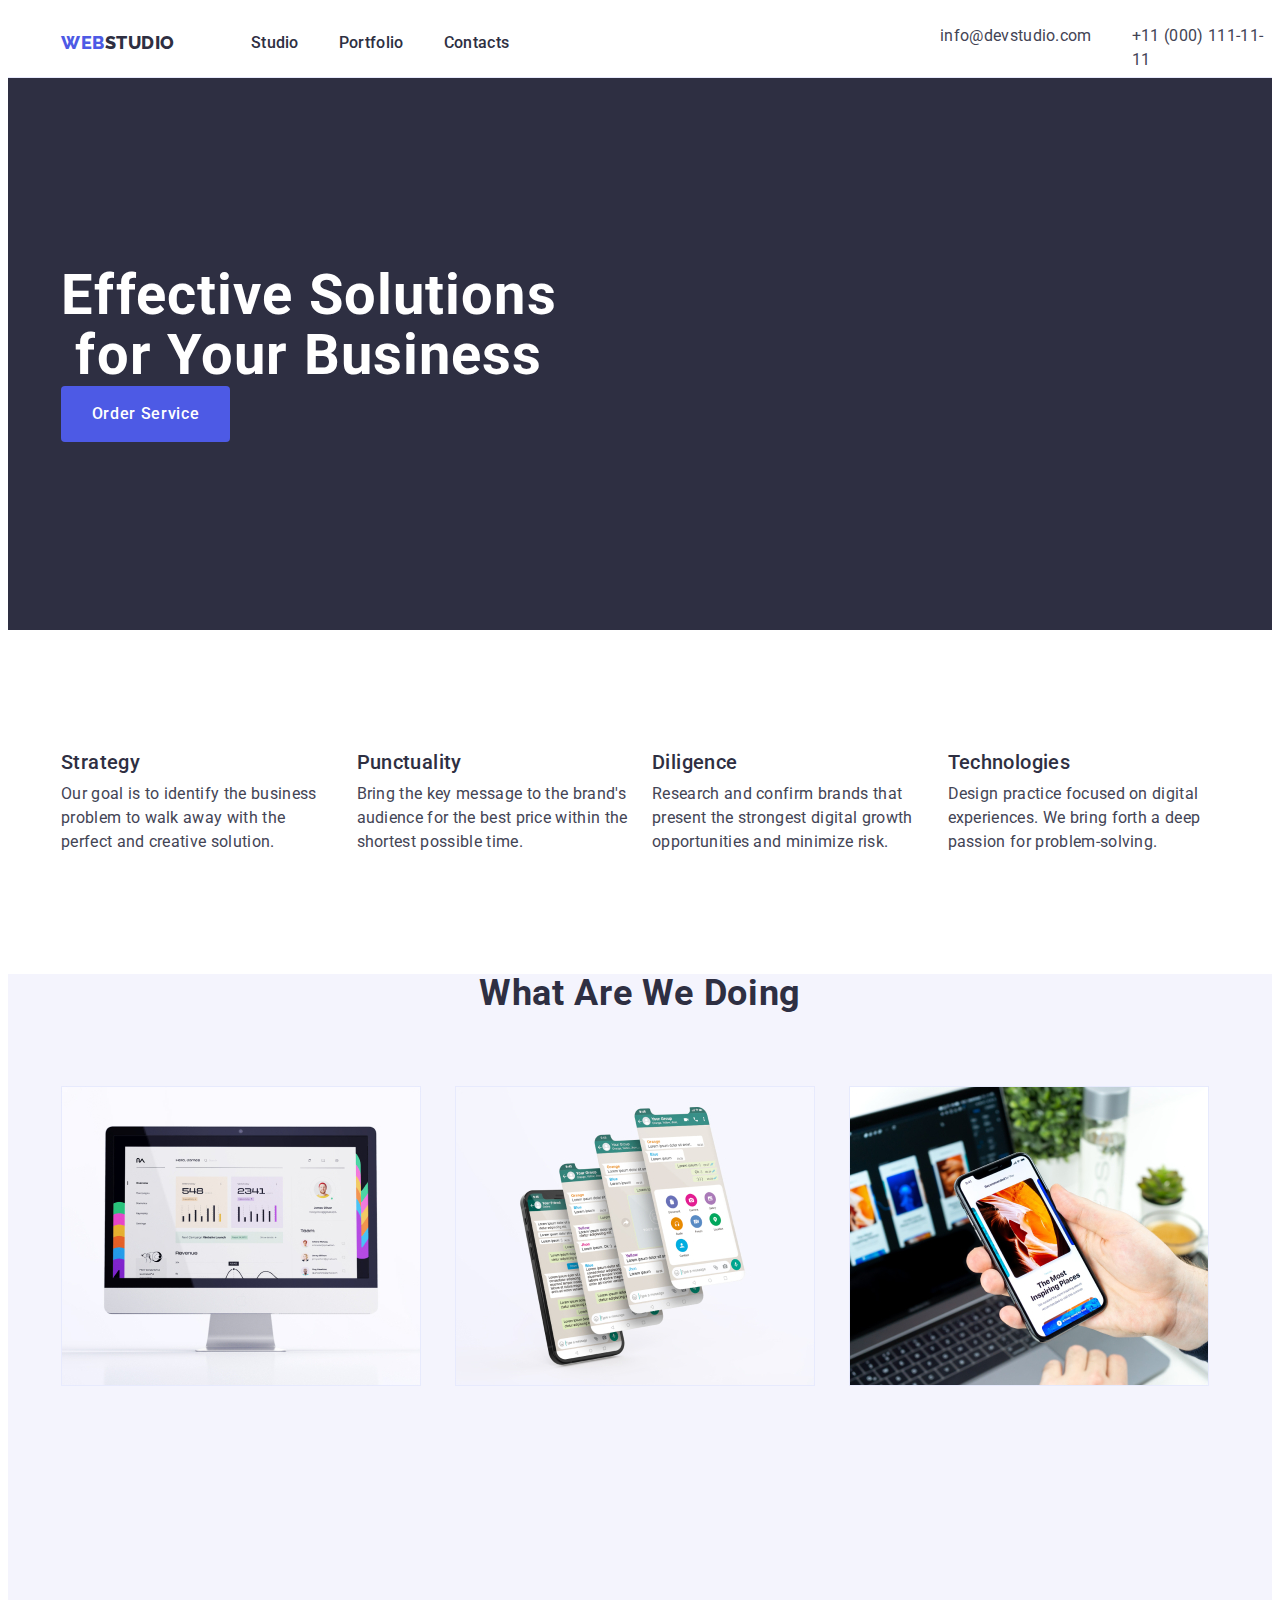
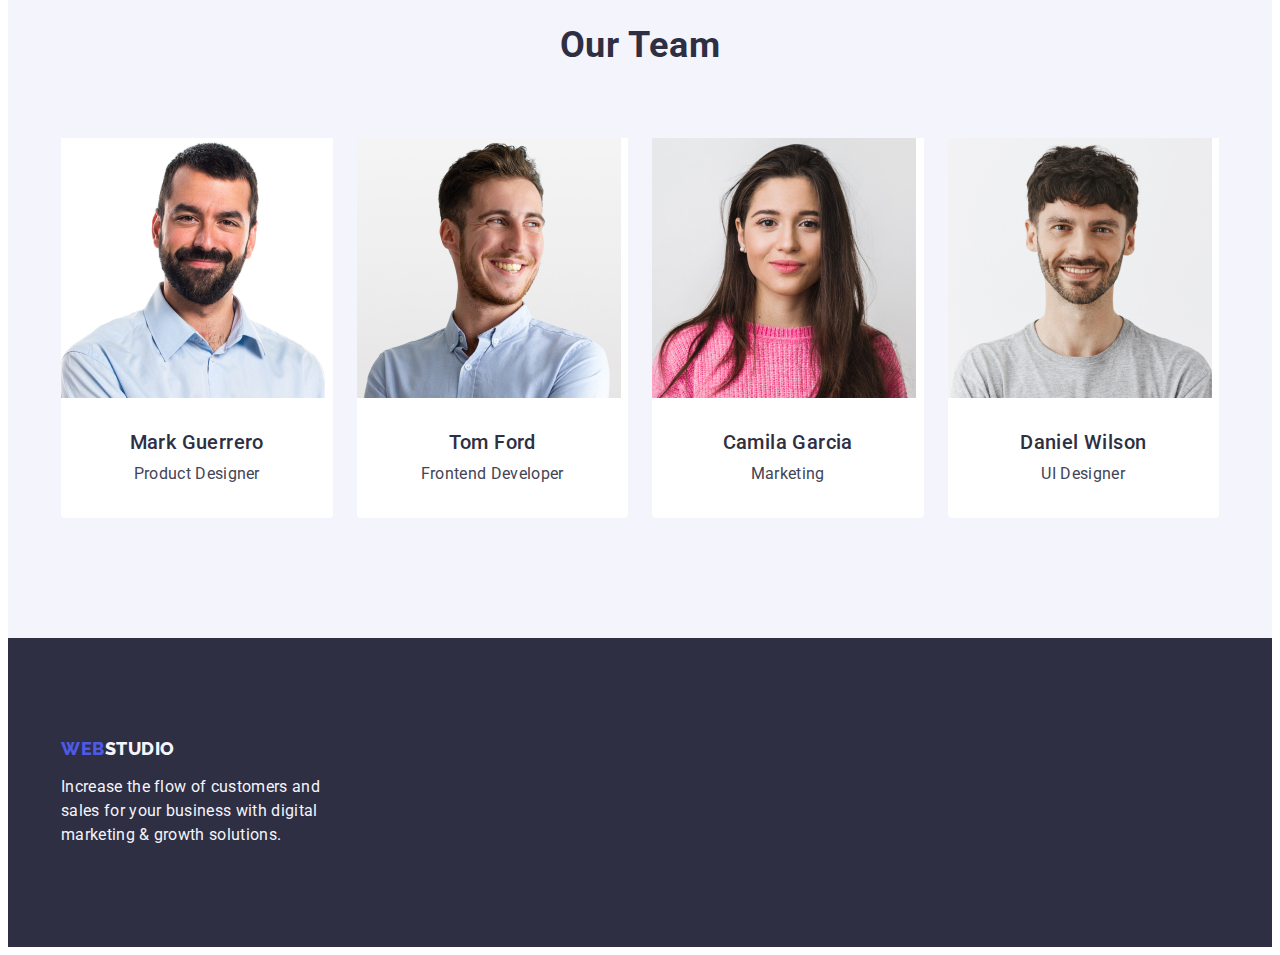
<file: index.html>
<!DOCTYPE html>
<html lang="en">
    <meta charset="UTF-8" />
    <meta http-equiv="X-UA-Compatible" content="IE=edge" />
    <meta name="viewport" content="width=device-width, initial-scale=1.0" />
    <title>Web Studio</title>
    <link rel="preconnect" href="https://fonts.googleapis.com" />
    <link rel="preconnect" href="https://fonts.gstatic.com" crossorigin />
    <link
      href="https://fonts.googleapis.com/css2?family=Raleway:wght@800&family=Roboto:wght@400;500;700&display=swap"  rel="stylesheet" >
      <link rel="stylesheet" href="https://cdnjs.cloudflare.com/ajax/libs/modern-normalize/1.1.0/modern-normalize.min.css" integrity="sha512-wpPYUAdjBVSE4KJnH1VR1HeZfpl1ub8YT/NKx4PuQ5NmX2tKuGu6U/JRp5y+Y8XG2tV+wKQpNHVUX03MfMFn9Q==" crossorigin="anonymous" referrerpolicy="no-referrer" />
      <Link rel="stylesheet" href="./css/styles.css"/>
      
  </head>
 <!-- body-page -->
  <body class="page">
    <!-- Header html -->
    <header class="header-page header-border">
      <div class="container flex-container"> 
        <nav class="main-nav header-nav">
        <a class="logo-link link header-logo header-menu " href="./index.html">Web<span class="logo-part-two">Studio</span></a>
        <ul class="body-text list menu-flex">
          <li class="menu-item">
            <a class="menu-link link  header-menu" href="./index.html">Studio</a>
          </li>
          <li class="menu-item ">
            <a class="menu-link link  header-menu" href="./portfolio.html">Portfolio</a>
          </li>
          <li class="menu-item ">
            <a class="menu-link link  header-menu" href="">Contacts</a>
          </li>
        </ul>
      </nav>
      <address class="adress-font ">
        <ul class="body-adress list header-adress-list">
          <li>
            <a class="contact-link link" href="mailto:info@devstudio.com" lang="en"
              >info@devstudio.com</a
            >
          </li>
          <li>
            <a class="contact-link link" href="tel:+110001111111"
              >+11 (000) 111-11-11</a
            >
          </li>
        </ul>
      </address>
    </div>
    </header>
    <main>
      <section class="main-background service-container">
        <div class="container ">
         <h1 class="main-header-text font-white-text title-service">Effective Solutions for Your Business</h1>
        <button class="modal-open-button button-text main-button button-service" type="button">Order Service</button> 
        </div> 
      </section>
      <section class="section-specialties">
        <div class="container">
          <h2  class="visually-hidden ">Our specialties</h2>
        <ul class="list specialties-list">
          <li class=" strategy-list">
            <h3 class="header-title features-title primary-color  title-strategy">Strategy</h3>
            <p class="header-title-list">
              Our goal is to identify the business problem to walk away with the
              perfect and creative solution.
            </p>
          </li>
          <li class="strategy-list" >
            <h3 class="header-title features-title primary-color title-strategy">Punctuality</h3>
            <p class="header-title-list">
              Bring the key message to the brand's audience for the best price
              within the shortest possible time.
            </p>
          </li>
          <li class="strategy-list" >
            <h3 class="header-title features-title primary-color title-strategy">Diligence</h3>
            <p class="header-title-list">
              Research and confirm brands that present the strongest digital
              growth opportunities and minimize risk.
            </p>
          </li>
          <li class="strategy-list" >
            <h3 class="header-title features-title primary-color title-strategy">Technologies</h3>
            <p class="header-title-list">
              Design practice focused on digital experiences. We bring forth a
              deep passion for problem-solving.
            </p>
          </li>
        </ul>
        </div>
      </section>
      <section class="header-pic  section-work">
        <div class="container">
          <h2 class="header-pic work-title">What are we doing</h2>
        <ul class="list worksheet">
          <li class="work-list">
            <img
              src="./images/web-studio-what-are-we-doing/img-1.jpg"
              alt="work"
              width="360"
            />
          </li>
          <li class="work-list">
            <img
              src="./images/web-studio-what-are-we-doing/img-2.jpg"
              alt="work"
              width="360"
            />
          </li >
          <li class="work-list">
            <img
              src="./images/web-studio-what-are-we-doing/img-3.jpg"
              alt="work"
              width="360"
            />
          </li>
        </ul>
        </div>
        
      </section>
      <section class="header-pic section-employees">
        <div class="container">
          <h2 class="header-pic employees-title">Our Team</h2>
        <ul class="list employees-list">
          <li class="white-background team-employees">
            <img
              src="./images/web-studio-our-team/img-3.jpg"
              alt="our-team"
              width="264"/>
            <div  class="about-employees">
             <h3 class="header-title  about-employees-title">Mark Guerrero</h3>
            <p class="header-list-text  employees-position">Product Designer</p> 
            </div>
          </li>
          <li class="white-background team-employees">
            <img
              src="./images/web-studio-our-team/img-2.jpg"
              alt="our-team"
              width="264"
            />
            <div class="about-employees"><h3 class="header-title about-employees-title">Tom Ford</h3>
            <p class="header-list-text employees-position">Frontend Developer</p></div>
          </li>
          <li class="white-background team-employees">
            <img
              src="./images/web-studio-our-team/img-1.jpg"
              alt="our-team"
              width="264"
            />
            <div class="about-employees"><h3 class="header-title about-employees-title">Camila Garcia</h3>
            <p class="header-list-text employees-position">Marketing</p></div>
          </li>
          <li class="white-background team-employees">
            <img
              src="./images/web-studio-our-team/img.jpg"
              alt="our-team"
              width="264"
            />
            <div class="about-employees"><h3 class="header-title about-employees-title">Daniel Wilson</h3>
            <p class="header-list-text employees-position">UI Designer</p></div>
          </li>
        </ul>
        </div>
        
      </section>
    </main>
    <footer class="footer-color footer-container">
      <div class=" container"> 
        <a class="logo-link link footer-logo-link footer-link-block" href="./index.html">Web<span class="logo-part-two-footer">Studio</span></a>
      <p class="body-adress footer-color footer-p">
        Increase the flow of customers and sales for your business with digital
        marketing & growth solutions.
      </p>
    </div>
    
    </footer>
  </body>
</html>
</file>
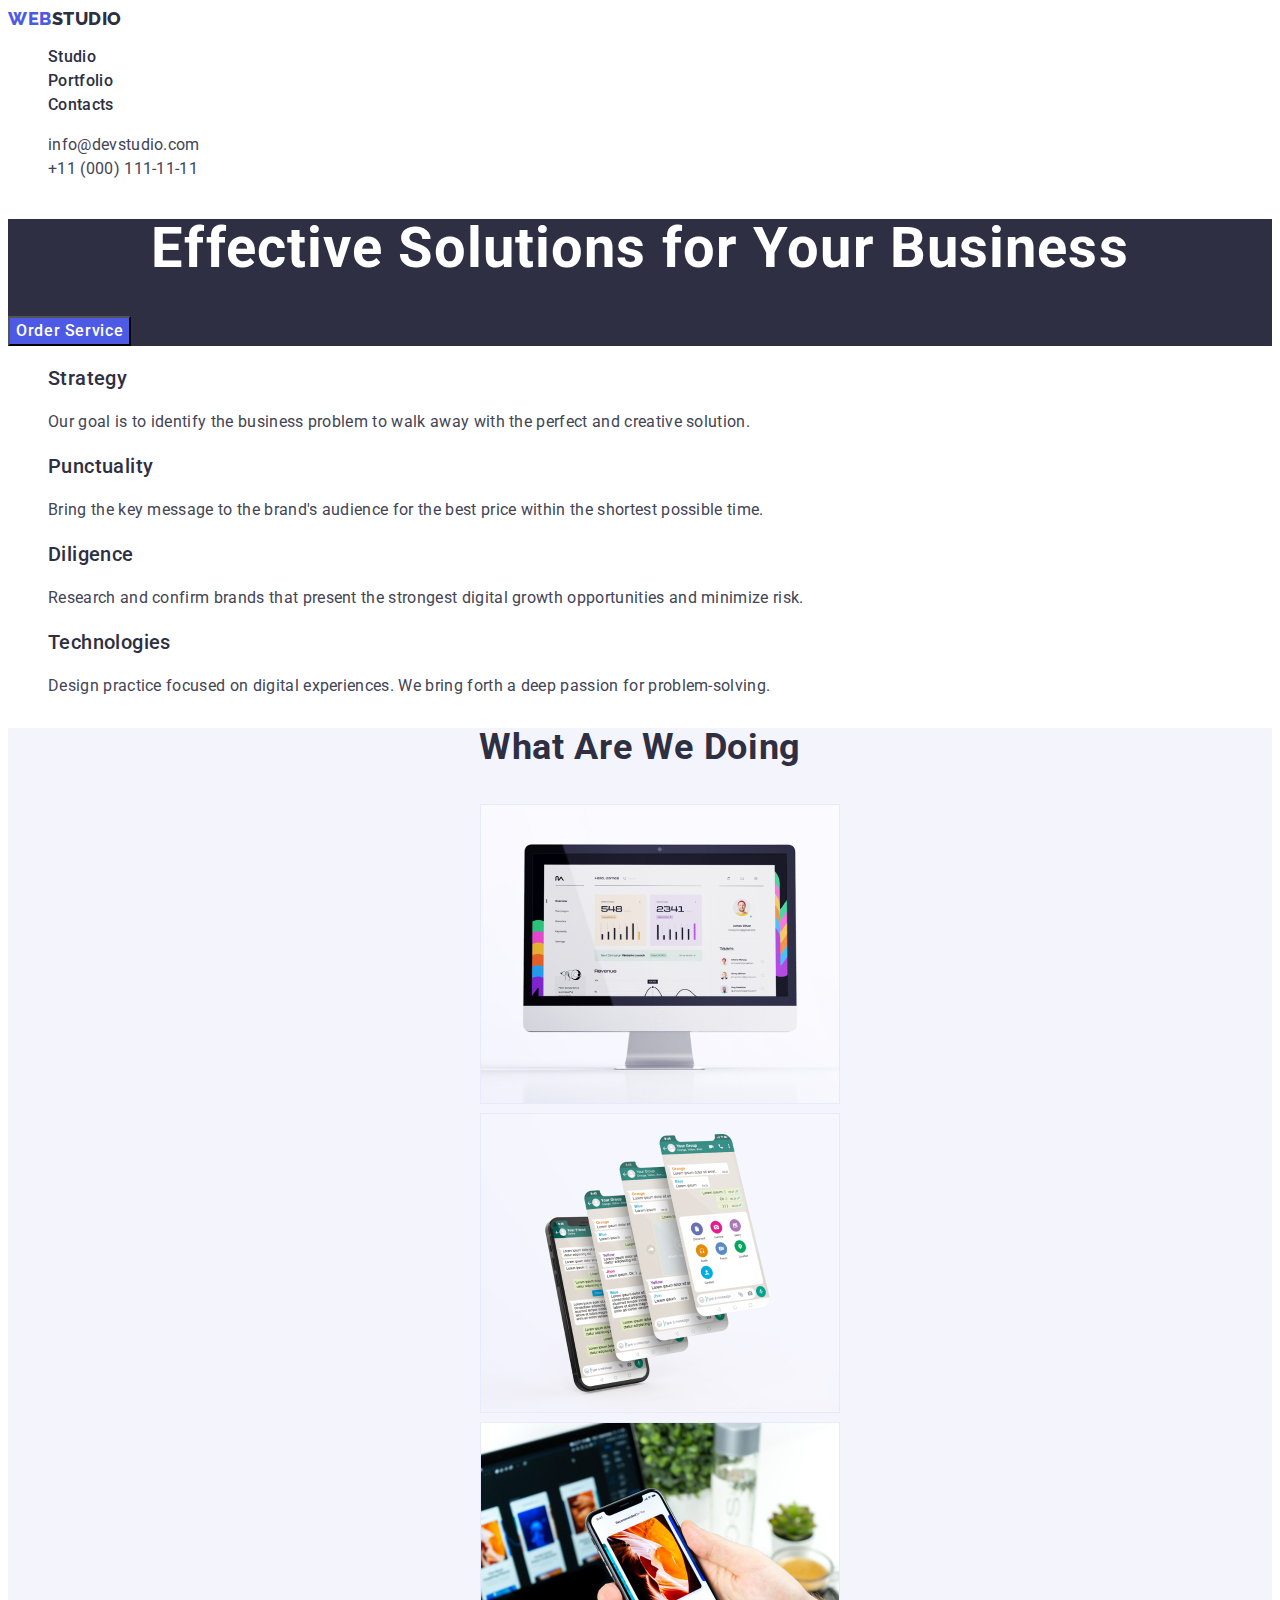
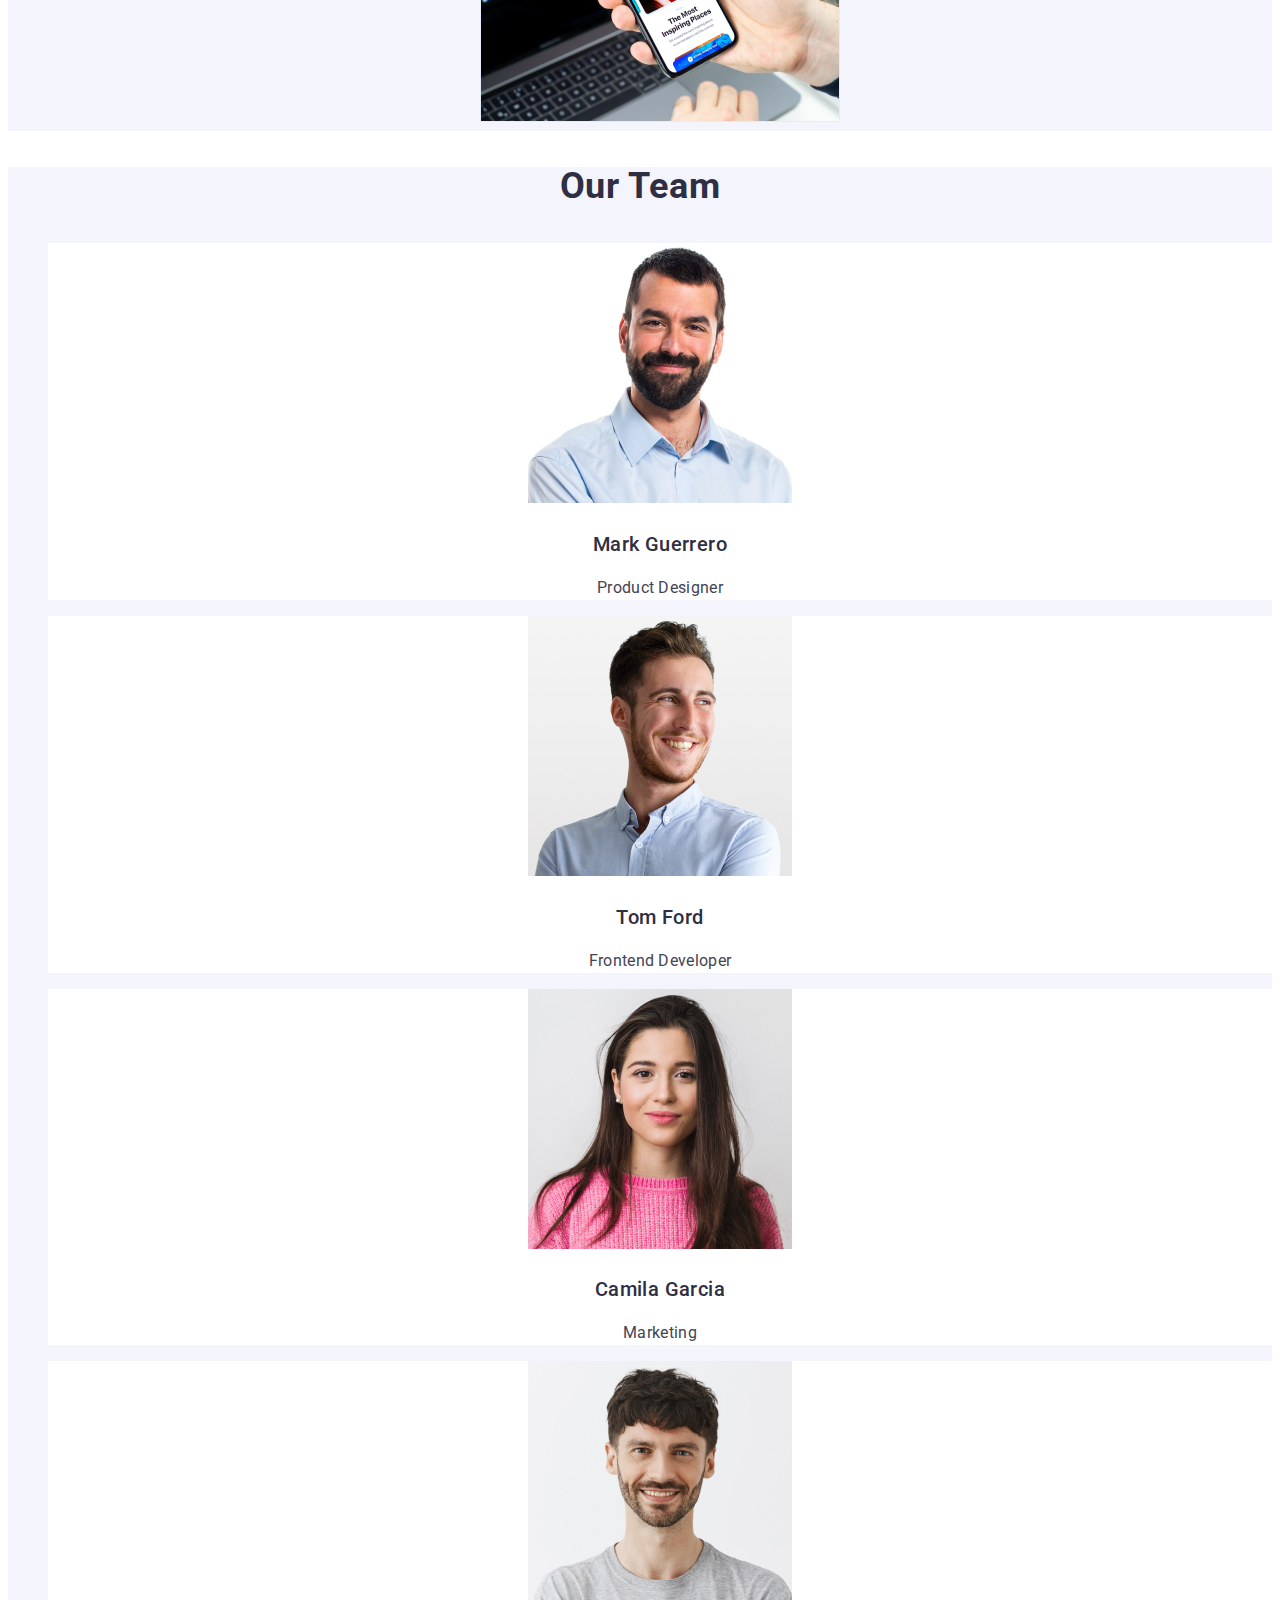
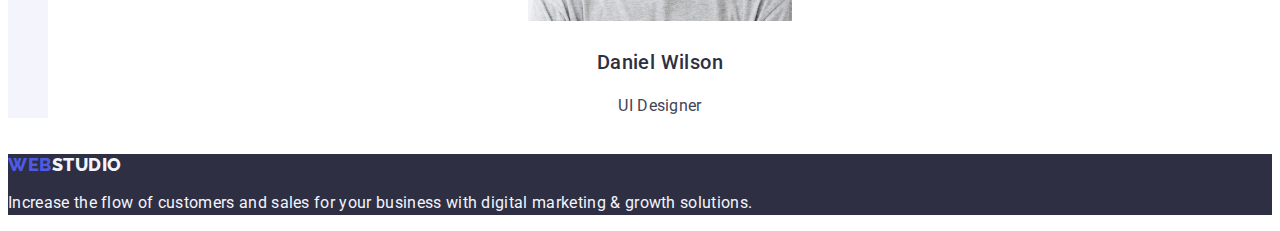
<file: images/index.html>
<!DOCTYPE html>
<html lang="en">
    <meta charset="UTF-8" />
    <meta http-equiv="X-UA-Compatible" content="IE=edge" />
    <meta name="viewport" content="width=device-width, initial-scale=1.0" />
    <title>Web Studio</title>
    <link rel="preconnect" href="https://fonts.googleapis.com" />
    <link rel="preconnect" href="https://fonts.gstatic.com" crossorigin />
    <link
      href="https://fonts.googleapis.com/css2?family=Raleway:wght@800&family=Roboto:wght@400;500;700&display=swap"  rel="stylesheet" >
      <Link rel="stylesheet" href="./css/styles.css"/>
      
  </head>
 <!-- body-page -->
  <body class="page">
    <!-- Header html -->
    <header class="header-page">
      <nav class="main-nav">
        <a class="logo-link link " href="./index.html">Web<span class="logo-part-two">Studio</span></a>
        <ul class="body-text list">
          <li class="menu-item">
            <a class="menu-link link" href="./index.html">Studio</a>
          </li>
          <li class="menu-item">
            <a class="menu-link link" href="./portfolio.html">Portfolio</a>
          </li>
          <li class="menu-item">
            <a class="menu-link link" href="">Contacts</a>
          </li>
        </ul>
      </nav>
      <address class="adress-font">
        <ul class="body-adress list">
          <li>
            <a class="contact-link link" href="mailto:info@devstudio.com" lang="en"
              >info@devstudio.com</a
            >
          </li>
          <li>
            <a class="contact-link link" href="tel:+110001111111"
              >+11 (000) 111-11-11</a
            >
          </li>
        </ul>
      </address>
    </header>
    <main>
      <section class="main-background">
        <h1 class="main-header-text font-white-text">Effective Solutions for Your Business</h1>
        <button class="modal-open-button button-text main-button" type="button">Order Service</button>
      </section>
      <section>
        <h2 hidden class="hidden-header">Our specialties</h2>
        <ul class="list">
          <li>
            <h3 class="header-title features-title primary-color">Strategy</h3>
            <p class="header-title-list">
              Our goal is to identify the business problem to walk away with the
              perfect and creative solution.
            </p>
          </li>
          <li>
            <h3 class="header-title features-title primary-color">Punctuality</h3>
            <p class="header-title-list">
              Bring the key message to the brand's audience for the best price
              within the shortest possible time.
            </p>
          </li>
          <li>
            <h3 class="header-title features-title primary-color">Diligence</h3>
            <p class="header-title-list">
              Research and confirm brands that present the strongest digital
              growth opportunities and minimize risk.
            </p>
          </li>
          <li>
            <h3 class="header-title features-title primary-color">Technologies</h3>
            <p class="header-title-list">
              Design practice focused on digital experiences. We bring forth a
              deep passion for problem-solving.
            </p>
          </li>
        </ul>
      </section>
      <section class="header-pic">
        <h2 class="header-pic">What are we doing</h2>
        <ul class="list">
          <li>
            <img
              src="./images/web-studio-what-are-we-doing/img-1.jpg"
              alt="work"
              width="360"
            />
          </li>
          <li>
            <img
              src="./images/web-studio-what-are-we-doing/img-2.jpg"
              alt="work"
              width="360"
            />
          </li>
          <li>
            <img
              src="./images/web-studio-what-are-we-doing/img-3.jpg"
              alt="work"
              width="360"
            />
          </li>
        </ul>
      </section>
      <section class="header-pic">
        <h2 class="header-pic">Our Team</h2>
        <ul class="list ">
          <li class="white-background">
            <img
              src="./images/web-studio-our-team/img-3.jpg"
              alt="our-team"
              width="264"
            />
            <h3 class="header-title">Mark Guerrero</h3>
            <p class="header-list-text">Product Designer</p>
          </li>
          <li class="white-background">
            <img
              src="./images/web-studio-our-team/img-2.jpg"
              alt="our-team"
              width="264"
            />
            <h3 class="header-title">Tom Ford</h3>
            <p class="header-list-text">Frontend Developer</p>
          </li>
          <li class="white-background">
            <img
              src="./images/web-studio-our-team/img-1.jpg"
              alt="our-team"
              width="264"
            />
            <h3 class="header-title">Camila Garcia</h3>
            <p class="header-list-text">Marketing</p>
          </li>
          <li class="white-background">
            <img
              src="./images/web-studio-our-team/img.jpg"
              alt="our-team"
              width="264"
            />
            <h3 class="header-title">Daniel Wilson</h3>
            <p class="header-list-text">UI Designer</p>
          </li>
        </ul>
      </section>
    </main>
    <footer class="footer-color">
     <a class="logo-link link footer-logo-link" href="./index.html">Web<span class="logo-part-two-footer">Studio</span></a>
      <p class="body-adress footer-color">
        Increase the flow of customers and sales for your business with digital
        marketing & growth solutions.
      </p>
    </footer>
  </body>
</html>
</file>
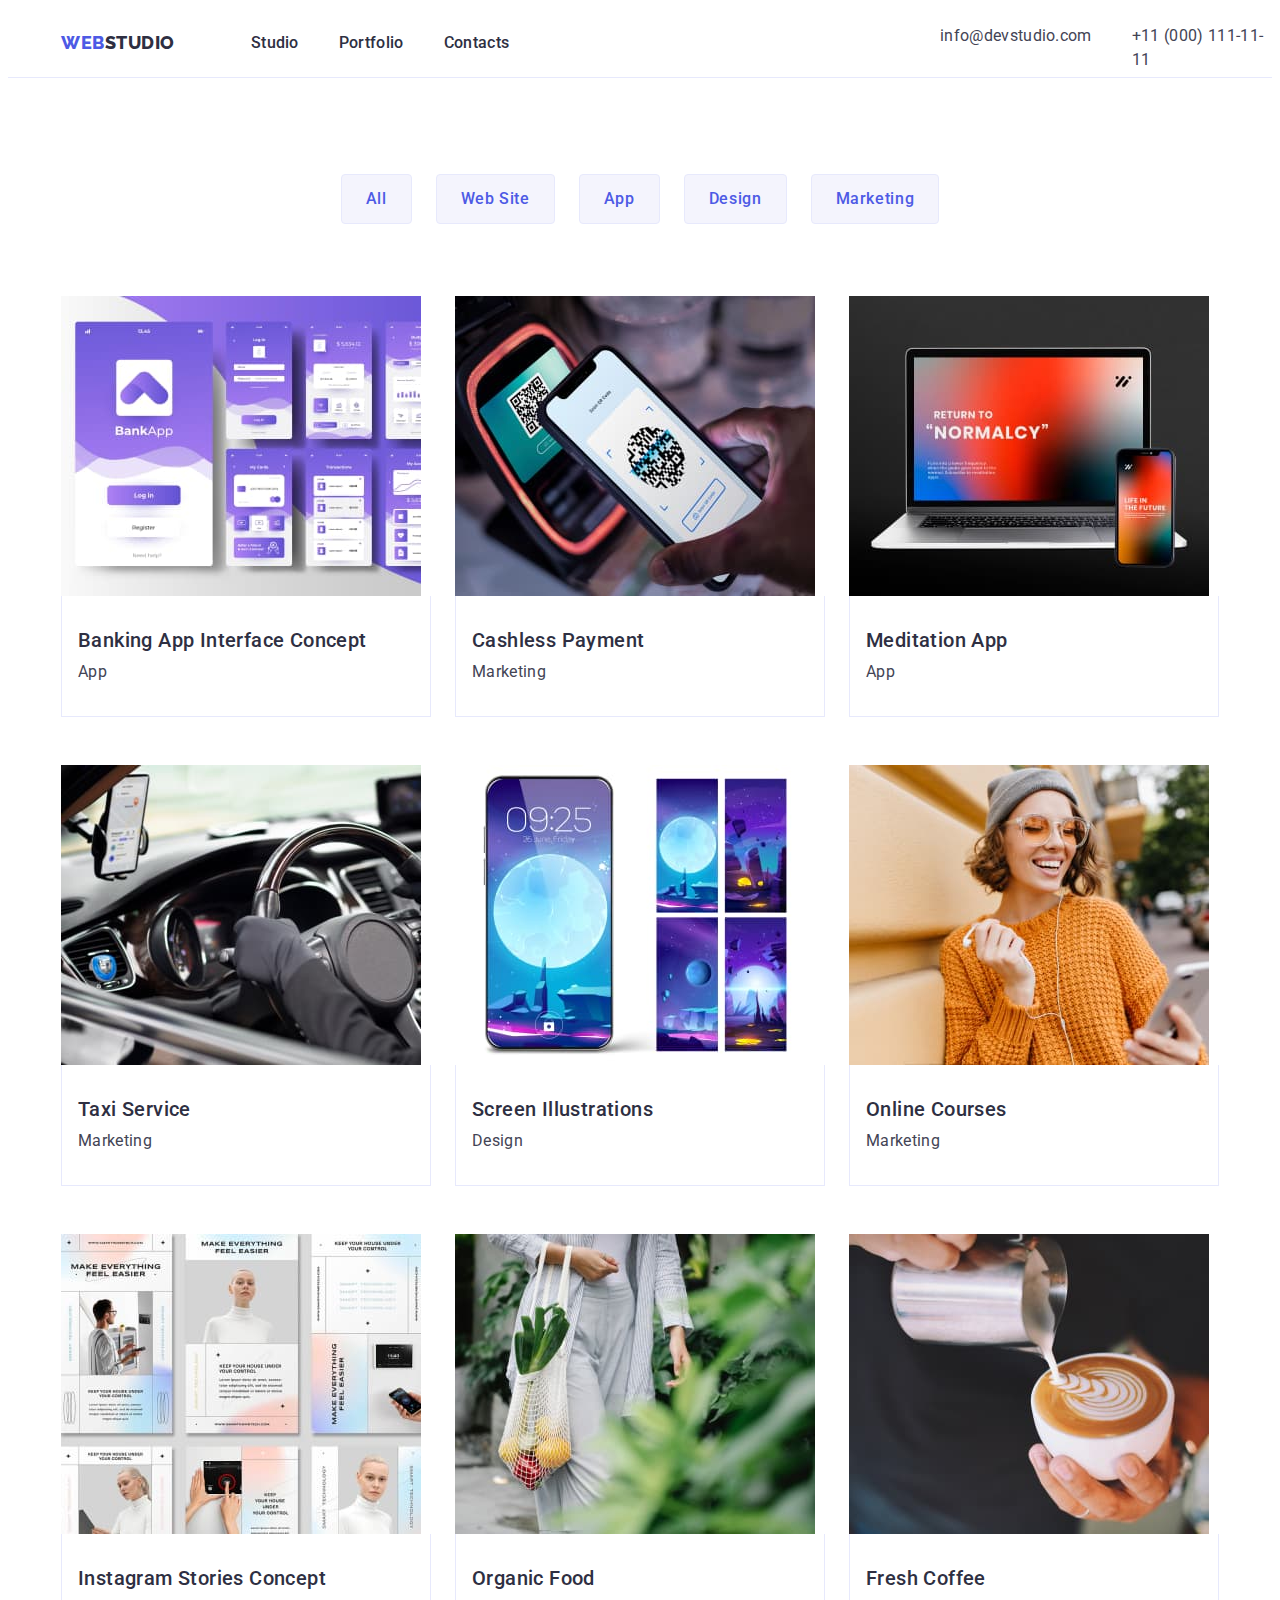
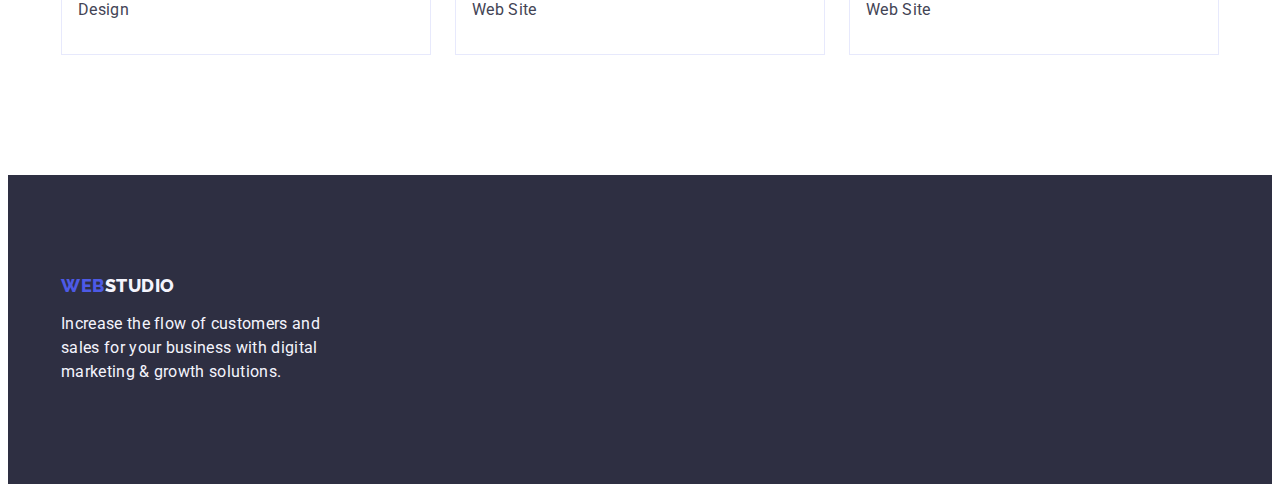
<file: portfolio.html>
<!DOCTYPE html>
<html lang="en">
    <meta charset="UTF-8" />
    <meta http-equiv="X-UA-Compatible" content="IE=edge" />
    <meta name="viewport" content="width=device-width, initial-scale=1.0" />
    <title>Portfolio</title>
    <link rel="preconnect" href="https://fonts.googleapis.com" />
    <link rel="preconnect" href="https://fonts.gstatic.com" crossorigin />
    <link
      href="https://fonts.googleapis.com/css2?family=Raleway:wght@800&family=Roboto:wght@400;500;700&display=swap"
      rel="stylesheet"/>
    <link rel="stylesheet" href="https://cdnjs.cloudflare.com/ajax/libs/modern-normalize/1.1.0/modern-normalize.min.css" integrity="sha512-wpPYUAdjBVSE4KJnH1VR1HeZfpl1ub8YT/NKx4PuQ5NmX2tKuGu6U/JRp5y+Y8XG2tV+wKQpNHVUX03MfMFn9Q==" crossorigin="anonymous" referrerpolicy="no-referrer" />
      <link rel="stylesheet" href="./css/styles.css"/>
    
  </head>
  <!-- body-page -->
  <body class="page">
    <!-- Header portfolio -->
    <header class="header-page header-border header-block">
      <div class="container flex-container"> 
        <nav class="main-nav header-nav">
        <a class="logo-link link header-logo header-menu " href="./index.html">Web<span class="logo-part-two">Studio</span></a>
        <ul class="body-text list menu-flex">
          <li class="menu-item ">
            <a class="menu-link header-menu link" href="./index.html">Studio</a>
          </li>
          <li class="menu-item ">
            <a class="menu-link header-menu link" href="./portfolio.html">Portfolio</a>
          </li>
          <li class="menu-item ">
            <a class="menu-link header-menu link" href="">Contacts</a>
          </li>
        </ul>
      </nav>
      <address class="adress-font ">
        <ul class="body-adress list header-adress-list ">
          <li>
            <a class="contact-link link" href="mailto:info@devstudio.com" lang="en"
              >info@devstudio.com</a
            >
          </li>
          <li>
            <a class="contact-link link" href="tel:+110001111111"
              >+11 (000) 111-11-11</a
            >
          </li>
        </ul>
      </address>
    </div>
    </header>
    <main class="page-content ">
       <section class="main-section">
        <div class="container ">
          <h1 hidden>All</h1>
         <ul class="list button-list flex-container ">
            <li ><button class="filter-btn button-text button-list-tools" type="button">All</button></li>
            <li><button class="filter-btn button-text button-list-tools" type="button">Web Site</button></li>
            <li><button class="filter-btn button-text button-list-tools" type="button">App</button></li>
            <li><button class="filter-btn button-text button-list-tools" type="button">Design</button></li>
            <li><button class="filter-btn button-text button-list-tools" type="button">Marketing</button></li>
          </ul>
          <ul class="list list-pic flex-container " >
            <li class="possibilities-list"> 
              <a class="link">
               <img
                src="./images/portfolio/design.jpg"
                alt="photo"
                width="360"/>
                <div class="container-application-name"><h2 class="header-title portfolio-card-title " >Banking App Interface Concept</h2> 
                <p class="header-list-text portfolio-card-text">App</p></div> 
              </a> 
              
            </li> 
            
            <li class="possibilities-list">
             <a class="link ">
               <img
                src="./images/portfolio/scanner.jpg"
                alt="photo"
                width="360"/>
                <div class="container-application-name"><h2 class="header-title portfolio-card-title" >Cashless Payment</h2> 
                <p class="header-list-text portfolio-card-text">Marketing</p></div> 
              </a> 
            
            </li>
             
            <li class="possibilities-list">
              <a class="link ">
                <img
                src="./images/portfolio/gadgets.jpg"
                alt="photo"
                width="360"/>
                <div class="container-application-name"> <h2 class="header-title portfolio-card-title" >Meditation App</h2> 
                <p class="header-list-text portfolio-card-text">App</p></div>
              </a> 
               
            </li> 
            <li class="possibilities-list">
              <a class="link ">
                <img src="./images/portfolio/car.jpg" alt="photo" width="360" />
                <div class="container-application-name"><h2 class="header-title portfolio-card-title" >Taxi Service</h2> 
                <p class="header-list-text portfolio-card-text">Marketing</p></div> 
              </a>  
               
            </li>
            <li class="possibilities-list"> 
              <a class="link ">
                <img src="./images/portfolio/phon-layout.jpg" 
                alt="photo"/>
                <div class="container-application-name"><h2 class="header-title portfolio-card-title" >Screen Illustrations</h2> 
                <p class="header-list-text portfolio-card-text">Design</p></div> 
              </a> 
            </li>
            <li class="possibilities-list"> 
              <a class="link ">
                <img src="./images/portfolio/woman.jpg" alt="photo" width="360" />
                <div class="container-application-name"><h2 class="header-title portfolio-card-title" >Online Courses</h2> 
                <p class="header-list-text portfolio-card-text">Marketing</p></div> 
              </a> 
              
            </li>
            <li class="possibilities-list"> 
              <a class="link">
                <img
                src="./images/portfolio/pc-layout.jpg"
                alt="photo"
                width="360"/>
               <div class="container-application-name"><h2 class="header-title portfolio-card-title" >Instagram Stories Concept</h2> 
               <p class="header-list-text portfolio-card-text">Design</p></div> 
             </a> 
              
            </li>
            <li class="possibilities-list"> 
               <a class="link ">
                 <img
                 src="./images/portfolio/nature.jpg"
                 alt="photo"
                 width="360"/>
                 <div class="container-application-name"><h2 class="header-title portfolio-card-title" >Organic Food</h2> 
                 <p class="header-list-text portfolio-card-text">Web Site</p></div> 
                </a> 
              </li>
              <li class="possibilities-list"> 
              <a class="link">
                <img src="./images/portfolio/coffe.jpg" alt="photo" width="360" />
                <div class="container-application-name"><h2 class="header-title portfolio-card-title" >Fresh Coffee</h2> 
                <p class="header-list-text portfolio-card-text">Web Site</p></div> 
              </a> 
              </li>
             </ul>
             </div>
        
            </section>
          </main>
    <footer class="footer-color">
      <div class="footer-container container"> 
        <a class="logo-link link footer-logo-link footer-link-block" href="./index.html">Web<span class="logo-part-two-footer">Studio</span></a>
      <p class="body-adress footer-color footer-p">
        Increase the flow of customers and sales for your business with digital
        marketing & growth solutions.
      </p>
    </div>
    </footer>
  </body>
</html>
</file>
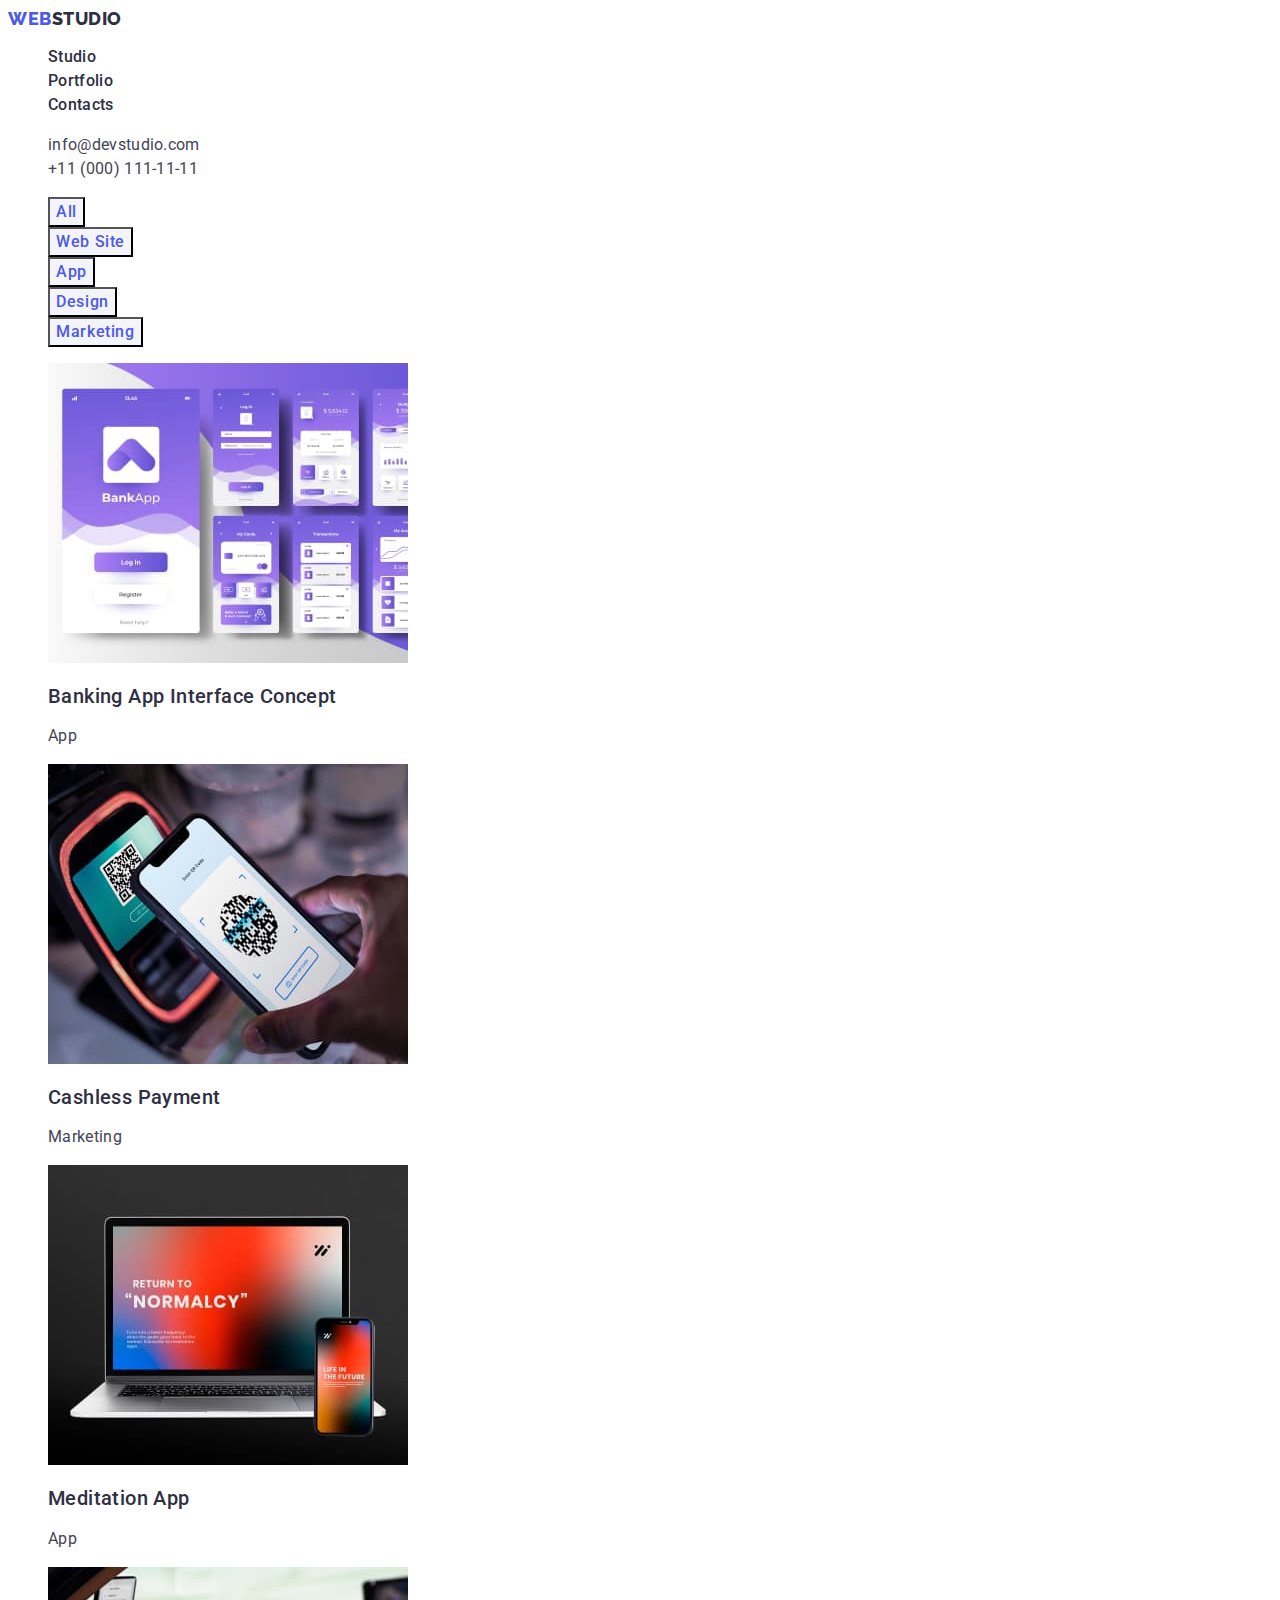
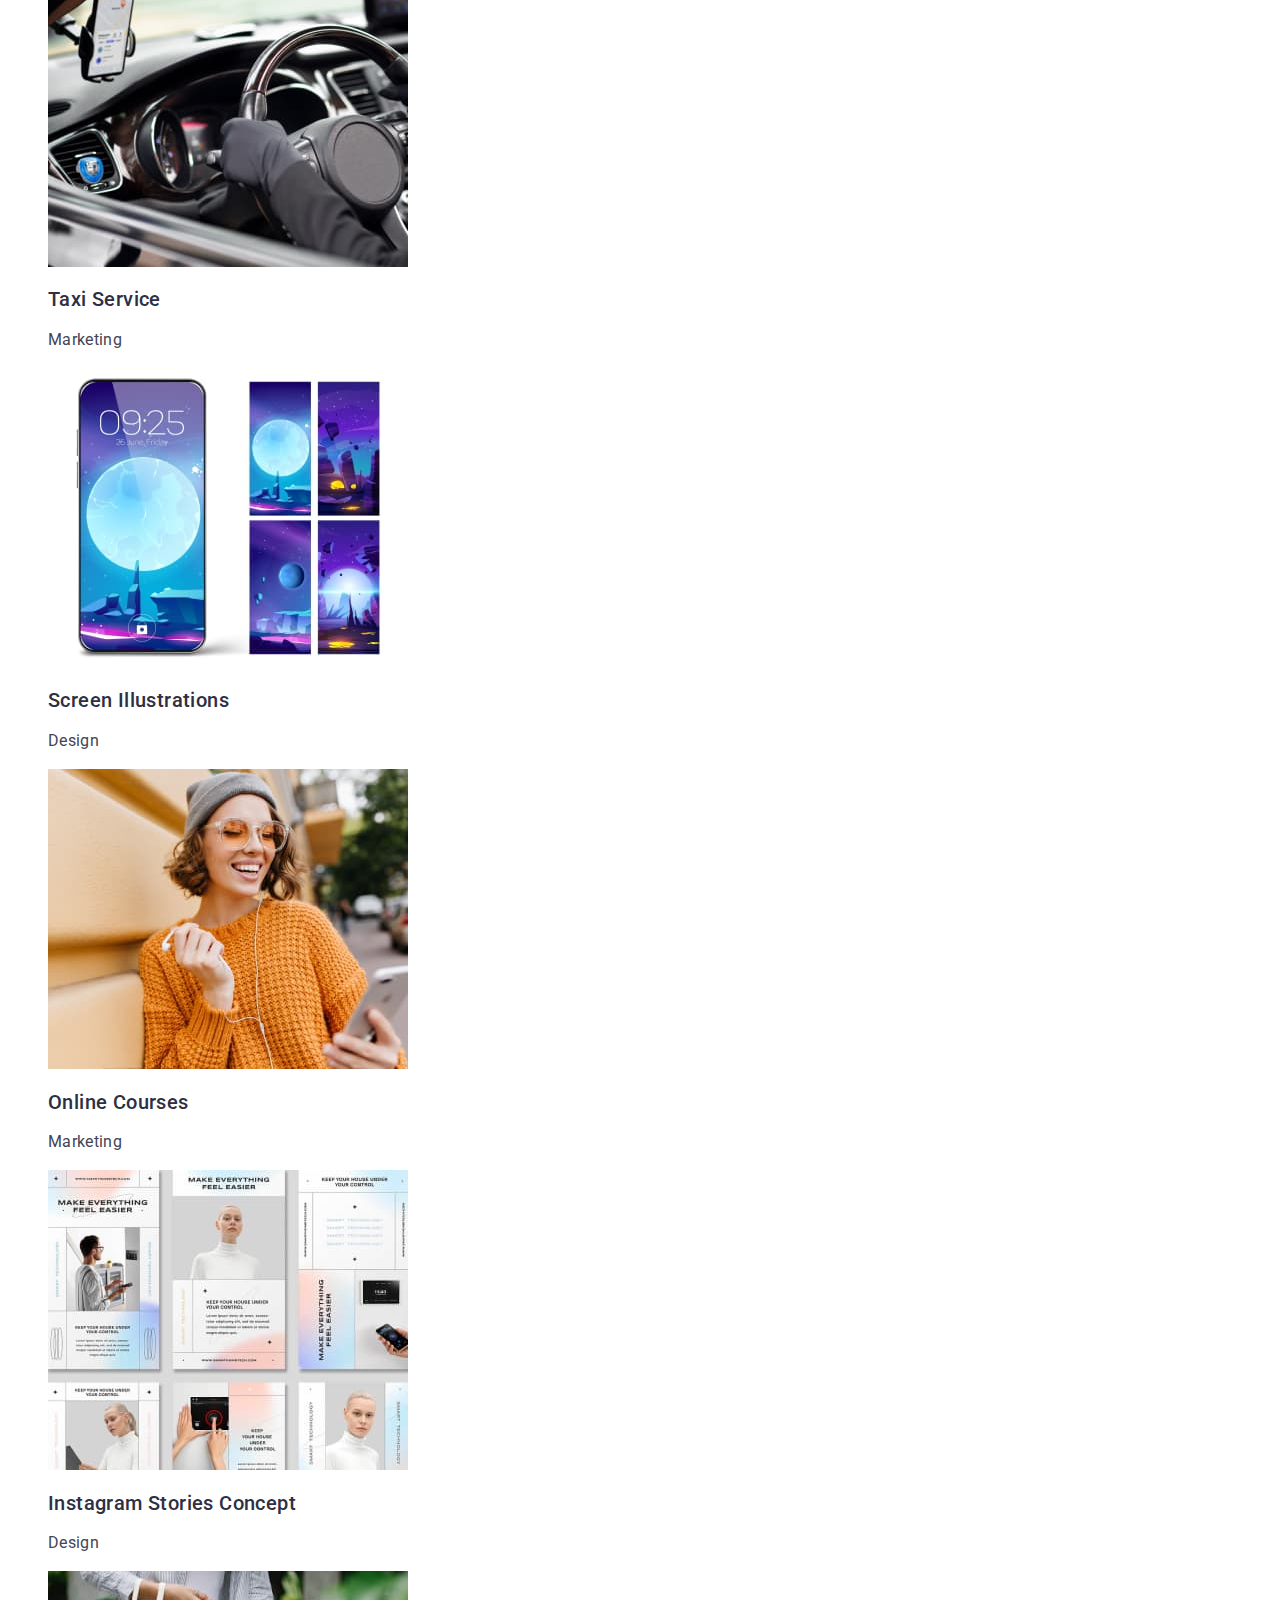
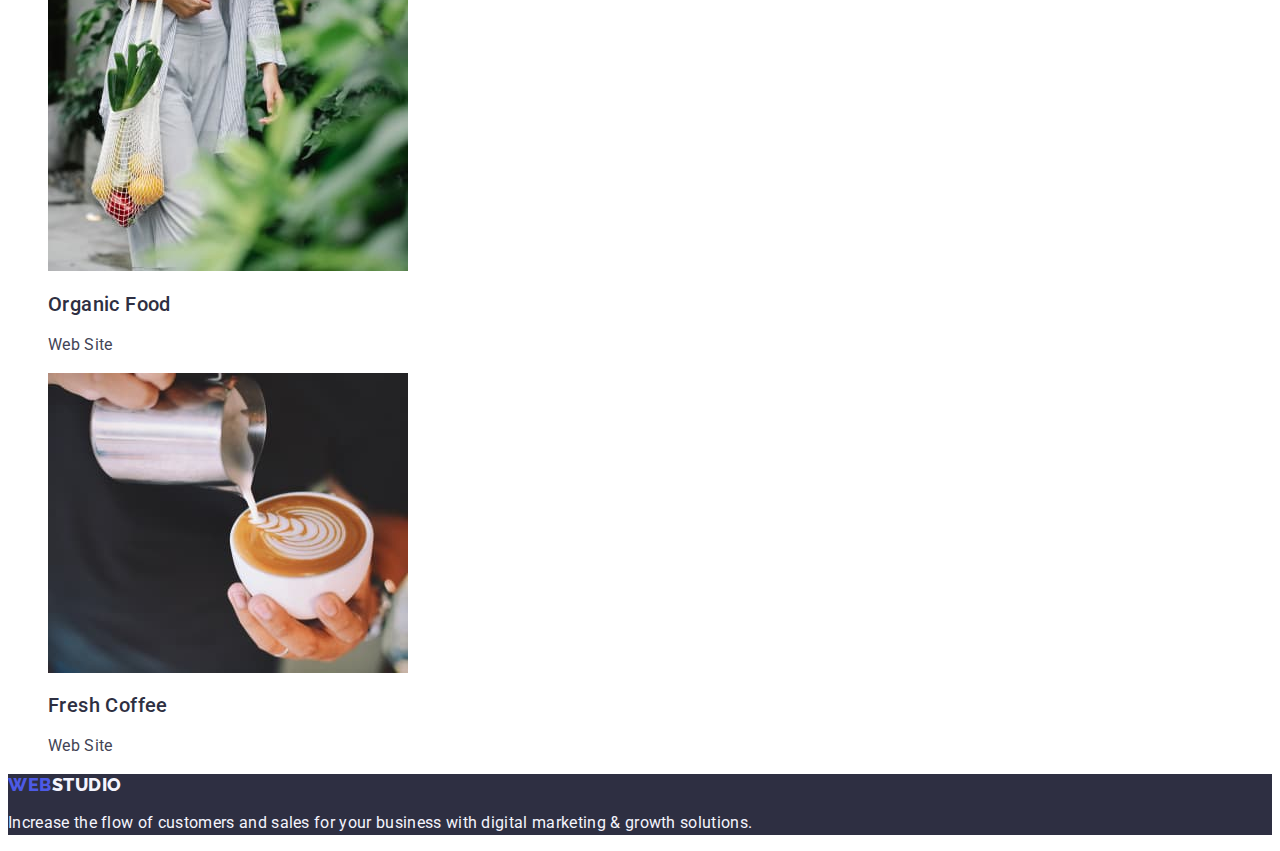
<file: images/portfolio.html>
<!DOCTYPE html>
<html lang="en">
    <meta charset="UTF-8" />
    <meta http-equiv="X-UA-Compatible" content="IE=edge" />
    <meta name="viewport" content="width=device-width, initial-scale=1.0" />
    <title>Portfolio</title>
    <link rel="preconnect" href="https://fonts.googleapis.com" />
    <link rel="preconnect" href="https://fonts.gstatic.com" crossorigin />
    <link
      href="https://fonts.googleapis.com/css2?family=Raleway:wght@800&family=Roboto:wght@400;500;700&display=swap"
      rel="stylesheet"/>
    <link rel="stylesheet" href="./css/styles.css"/>
    
  </head>
  <!-- body-page -->
  <body class="page">
    <!-- Header portfolio -->
    <header class="header-page">
      <nav class="main-nav">
        <a class="logo-link link " href="./index.html">Web<span class="logo-part-two">Studio</span></a>
        <ul class="body-text list">
          <li class="menu-item">
            <a class="menu-link link" href="./index.html">Studio</a>
          </li>
          <li class="menu-item">
            <a class="menu-link link" href="./portfolio.html">Portfolio</a>
          </li>
          <li class="menu-item">
            <a class="menu-link link" href="">Contacts</a>
          </li>
        </ul>
      </nav>
      <address class="adress-font">
        <ul class="body-adress list">
          <li>
            <a class="contact-link link" href="mailto:info@devstudio.com" lang="en"
              >info@devstudio.com</a
            >
          </li>
          <li>
            <a class="contact-link link" href="tel:+110001111111"
              >+11 (000) 111-11-11</a
            >
          </li>
        </ul>
      </address>
    </header>
    <main class="page-content">
       <section>
        <h1 hidden>All</h1>
         <ul class="list">
            <li ><button class="filter-btn button-text" type="button">All</button></li>
            <li><button class="filter-btn button-text" type="button">Web Site</button></li>
            <li><button class="filter-btn button-text" type="button">App</button></li>
            <li><button class="filter-btn button-text" type="button">Design</button></li>
            <li><button class="filter-btn button-text" type="button">Marketing</button></li>
          </ul>
          
            <ul class="list" >
            <li> 
              <a class="link">
               <img
                src="./images/portfolio/design.jpg"
                alt="photo"
                width="360"/>
                <h2 class="header-title portfolio-card-title" >Banking App Interface Concept</h2> 
                <p class="header-list-text portfolio-card-text">App</p>
              </a> 
              
            </li> 
            
            <li>
             <a class="link">
               <img
                src="./images/portfolio/scanner.jpg"
                alt="photo"
                width="360"/>
                <h2 class="header-title portfolio-card-title" >Cashless Payment</h2> 
                <p class="header-list-text portfolio-card-text">Marketing</p>
              </a> 
            
            </li>
             
            <li>
              <a class="link">
                <img
                src="./images/portfolio/gadgets.jpg"
                alt="photo"
                width="360"/>
                <h2 class="header-title portfolio-card-title" >Meditation App</h2> 
                <p class="header-list-text portfolio-card-text">App</p>
              </a> 
               
            </li> 
            <li>
              <a class="link">
                <img src="./images/portfolio/car.jpg" alt="photo" width="360" />
                <h2 class="header-title portfolio-card-title" >Taxi Service</h2> 
                <p class="header-list-text portfolio-card-text">Marketing</p>
              </a>  
               
            </li>
            <li> 
              <a class="link">
                <img src="./images/portfolio/phon-layout.jpg" 
                alt="photo"/>
                <h2 class="header-title portfolio-card-title" >Screen Illustrations</h2> 
                <p class="header-list-text portfolio-card-text">Design</p>
              </a> 
            </li>
            <li> 
              <a class="link">
                <img src="./images/portfolio/woman.jpg" alt="photo" width="360" />
                <h2 class="header-title portfolio-card-title" >Online Courses</h2> 
                <p class="header-list-text portfolio-card-text">Marketing</p>
              </a> 
              
            </li>
            <li> 
              <a class="link">
                <img
                src="./images/portfolio/pc-layout.jpg"
                alt="photo"
                width="360"/>
               <h2 class="header-title portfolio-card-title" >Instagram Stories Concept</h2> 
               <p class="header-list-text portfolio-card-text">Design</p>
             </a> 
              
            </li>
            <li> 
               <a class="link">
                 <img
                 src="./images/portfolio/nature.jpg"
                 alt="photo"
                 width="360"/>
                 <h2 class="header-title portfolio-card-title" >Organic Food</h2> 
                 <p class="header-list-text portfolio-card-text">Web Site</p>
                </a> 
              </li>
            <li> 
              <a class="link">
                <img src="./images/portfolio/coffe.jpg" alt="photo" width="360" />
                <h2 class="header-title portfolio-card-title" >Fresh Coffee</h2> 
                <p class="header-list-text portfolio-card-text">Web Site</p>
              </a> 
              
            </li>
          </ul>
        </section>
      </main>
    <footer class="footer-color">
     <a class="logo-link link footer-logo-link" href="./index.html">Web<span class="logo-part-two-footer">Studio</span></a>
      <p class="body-adress footer-color">
        Increase the flow of customers and sales for your business with digital
        marketing & growth solutions.
      </p>
    </footer>
  </body>
</html>
</file>
<file: css/styles.css>
h1,
h2,
h3,
h4,
h5,
h6,
p {
  margin: 0;
}

img {
  display: block;
  max-width: 100%;
  height: auto;
}

button {
  cursor: pointer;
  border: none;
  border-radius: 4px;
}

ul,
ol {
  list-style: none;
  margin: 0;
  padding-left: 0;
}

a {
  text-decoration: none;
  /* color: inherit; */
}

.container {
  width: 1158px;
  padding: 0 15px;
  margin: 0 auto;
}

.section {
  padding-top: 120px;
  padding-bottom: 120px;
}

.visually-hidden {
  position: absolute;
  width: 1px;
  height: 1px;
  margin: -1px;
  border: 0;
  padding: 0;

  white-space: nowrap;
  clip-path: inset(100%);
  clip: rect(0 0 0 0);
  overflow: hidden;
}

/* .visually-hidden {
  position: absolute;
  width: 1px;
  height: 1px;
  margin: -1px;
  border: 0;
  padding: 0;
  
  white-space: nowrap;
  clip-path: inset(100%);
  clip: rect(0 0 0 0);
  overflow: hidden;
}ю */
/*  ====================Body-page===================== */
.page {
  font-family: 'Roboto', sans-serif;
  color: #434455;
  background-color: #ffffff;
}
/* Header portfolio */
*body {
  font-family: 'Roboto', sans-serif;
  color: #2e2f42;
  font-style: normal;
  background-color: #ffffff;
}

.logo-link {
  font-family: 'Raleway', sans-serif;
  font-weight: 800;
  font-size: 18px;
  line-height: 1.17;
  letter-spacing: 0.03em;
  text-transform: uppercase;
  color: #4d5ae5;
}

.logo-part-two {
  color: #2e2f42;
}
.link {
  text-decoration: none;
}
/* ======Body-page====== */

/* =====Main-section-button===== */
.modal-open-button {
  background-color: #404bbf;
}

/* contact menu */
.contact-font {
  font-style: normal;
}

.contact-link {
  color: var(--secondary-text-color);
}

/* index header color second swction */
.primary-color {
  color: var(--primary-text-color);
}

/* index first section header  colour */
.font-white-text {
  color: #ffffff;
}

/* list decoration */
.list {
  list-style: none;
}
.menu-link {
  font-family: 'Roboto', sans-serif;
  font-weight: 500;
  font-size: 16px;
  line-height: 24px;
  letter-spacing: 0.02em;

  color: var(--title-color);
}

.contact-link:hover,
.contact-link:focus {
  color: #404bbf;
}

.menu-link:hover,
.menu-link:focus {
  color: #404bbf;
}

.adress-font {
  font-style: normal;
}

:root {
  --background-dark: #2e2f42;
  --background-light: #f4f4fd;
  --background-white: #ffffff;
  --primary-btn: #4d5ae5;
  --pressed-btn: #404bbf;
  --title-color: #2e2f42;
  --descr-color: #434455;
  --button-color-text: #4d5ae5;
  --button-bg: #f4f4fd;
}

/* portfolio-card-title */
.portfolio-card-title {
  color: var(--title-color);
}

.portfolio-card-text {
  color: var(--descr-color);
}

.logo-part-two-footer {
  color: #f4f4fd;
}

/*header  */
.main-header-text {
  font-weight: 700;
  font-size: 56px;
  line-height: 1.07;
  letter-spacing: 0.02em;
  text-align: center;
}

.main-background {
  background-color: #2e2f42;
}
/* Header 2 */ /* index four-section-title */
.header-pic {
  font-weight: 700;
  font-size: 36px;
  line-height: 1.11;
  letter-spacing: 0.02em;
  text-align: center;
  background-color: #f4f4fd;
  text-transform: capitalize;
  color: #2e2f42;
}

/* Header 3 */
.header-title {
  font-weight: 500;
  font-size: 20px;
  line-height: 1.2;
  letter-spacing: 0.02em;
  margin-bottom: 8px;
}

/* Body */
.body-adress {
  font-weight: 400;
  font-size: 16px;
  line-height: 1.5;
  letter-spacing: 0.02em;
  color: #434455;
}

/* Body Medium */
.body-text {
  font-weight: 500;
  font-size: 16px;
  line-height: 1.5;
  letter-spacing: 0.02em;
}

/* Button Text */
.button-text {
  font-weight: 500;
  font-size: 16px;
  line-height: 1.5;
  align-items: center;
  letter-spacing: 0.04em;
  font-family: 'Roboto', sans-serif;
  font-style: normal;
}

/* Header 3 */
.header-title-list {
  font-weight: 400;
  font-size: 16px;
  line-height: 1.5;
  letter-spacing: 0.02em;
}
/* Body */
.header-list-text {
  font-weight: 400;
  font-size: 16px;
  line-height: 1.5;
  letter-spacing: 0.02em;
  color: #434455;
}

.footer-logo-link {
  font-family: 'Raleway', sans-serif;
  font-weight: 800;
  font-size: 18px;
  line-height: 1.17;
  letter-spacing: 0.03em;
  text-transform: uppercase;
  color: #4d5ae5;
  background-color: #2e2f42;
}

.footer-color {
  background-color: #2e2f42;
  color: #f4f4fd;
}

/* index button */
.main-button {
  background-color: #4d5ae5;
  font-family: 'Roboto', sans-serif;
  color: #ffffff;
  cursor: pointer;
}
.main-button:hover,
.main-button:focus {
  background-color: #404bbf;
}
/* portfolio button */
.filter-btn {
  color: var(--button-color-text);
  background-color: var(--button-bg);
  cursor: pointer;
}

.filter-btn:hover,
.filter-btn:focus {
  color: #ffffff;
  background-color: #404bbf;
}

/*  index hidden header */
.hidden-header {
  color: #2e2f42;
}
.white-background {
  background-color: #ffffff;
}

.features-title {
  color: var(--title-color);
}

/* ===============third-homework=================== */

/* HEADER-CONTAINER */
.container {
  width: 1158px;
  margin: 0 auto;
  padding: 0 15px;
}
.flex-container {
  display: flex;
}
.header-nav {
  display: flex;
  align-items: center;
}
.header-logo {
  margin-right: 76px;
}
.menu-flex {
  gap: 40px;
  display: flex;
}
.header-menu {
  padding: 24px 0;
}
.header-adress-list {
  display: flex;
  gap: 40px;
  position: absolute;
  height: 24px;
  left: 940px;
  top: 24px;
}
/* =====first-section-index==== */

.service-container {
  padding: 188px 0;
}
.title-service {
  max-width: 496px;
}
.button-service {
  display: block;
  min-width: 169px;
  height: 56px;
  border: none;
  background-color: #4d5ae5;
  border-radius: 4px;
  cursor: pointer;
}

/* ===second-section=== */
.section-specialties {
  padding: 120px 0;
}
.specialties-list {
  display: flex;
  gap: 24px;
}
.strategy-list {
  width: calc((100% - 72px) / 4);
}
.title-strategy {
  margin-bottom: 8px;
}
/*====third-section==== */
.section-work {
  padding-bottom: 120px;
}
.work-title {
  margin-bottom: 72px;
}
.worksheet {
  gap: 24px;
  display: flex;
}
.work-list {
  width: calc((100% - 48px) / 3);
}
/* section-four */
.section-employees {
  padding: 120px 0;
}
.employees-title {
  margin-bottom: 72px;
}
.employees-list {
  display: flex;
  gap: 24px;
}
.team-employees {
  width: calc((100% - 72px) / 4);
  border-radius: 0px 0px 4px 4px;
}
.about-employees {
  padding: 32px 16px;
}
.about-employees-title {
  text-align: center;
  margin-bottom: 8px;
}
.employees-position {
  text-align: center;
}
/* ============block- portfolio============= */

/* ------header-portfolio------- */

.header-block {
  border-bottom: 1px solid #e7e9fc;
}
/* main-portfolio */
.main-section {
  padding: 96px 0 120px;
}
.button-list {
  justify-content: center;
  gap: 24px;
  margin-bottom: 72px;
}
.button-list-tools {
  padding: 12px 24px;
  border-radius: 4px;
  border: 1px solid transparent;
  border: 1px solid #e7e9fc;
}
.button-list-tools:hover,
.button-list-tools:focus {
  border: 1px solid transparent;
}

.list-pic {
  display: flex;
  flex-wrap: wrap;
  column-gap: 24px;
  row-gap: 48px;
}
.possibilities-list {
  width: calc((100% - 48px) / 3);
}
.container-application-name {
  padding: 32px 16px;
  border: 1px solid #e7e9fc;
  border-top: none;
}
/*  */
/* FOOTER-container */
.footer-container {
  padding: 100px 0;
}

.footer-link-block {
  display: inline-block;
  margin-bottom: 16px;
}
.footer-p {
  max-width: 264px;
}
.header-border {
  border-bottom: 1px solid #e7e9fc;
}
</file>
<file: images/css/styles.css>
/*  ======Body-page====== */
.page{
    font-family: "Roboto", sans-serif;
    color: #434455;
    background-color: #FFFFFF;
}
/* Header portfolio */
*body {
font-family: 'Roboto', sans-serif;
color: #2E2F42;
font-style: normal;
background-color: #ffffff;
}

.logo-link{
    font-family: "Raleway", sans-serif;
    font-weight: 800;
    font-size: 18px;
    line-height: 1.17;
    letter-spacing: 0.03em;
    text-transform: uppercase;
    color: #4d5ae5;
}

.logo-part-two{
color:#2e2f42;
}
.link{
    text-decoration: none;
}
/* ======Body-page====== */

/* =====Main-section-button===== */
.modal-open-button{
    background-color:#404bbf;
}

/* contact menu */
.contact-font{
 font-style: normal;   
}

.contact-link{
    color: var(--secondary-text-color);
}

/* index header color second swction */
.primary-color{
 color: var(--primary-text-color: #2E2F42);
   
}

/* index first section header  colour */
.font-white-text{
color: #ffffff;
}

/* list decoration */
.list {
list-style: none;
}
.menu-link{
    
    font-family: 'Roboto', sans-serif;
    font-weight: 500;
    font-size: 16px;
    line-height: 24px;
    letter-spacing: 0.02em;
    
     color: var(--title-color);
}

.contact-link:hover,
.contact-link:focus {
    color: #404BBF;
}

.menu-link:hover,
.menu-link:focus {
    color: #404BBF;
    
}


.adress-font{
font-style: normal;    
}


:root {
    --background-dark: #2e2f42;
    --background-light: #f4f4fd;
    --background-white: #ffffff;
    --primary-btn: #4d5ae5;
    --pressed-btn: #404bbf;
    --title-color: #2e2f42;
    --descr-color: #434455;
    --button-color-text: #4D5AE5;
    --button-bg: #F4F4FD;
}

/* portfolio-card-title */
.portfolio-card-title{
color: var(--title-color);
}

.portfolio-card-text{
color: var(--descr-color);
}

.logo-part-two-footer {
    color:#f4f4fd;
}

/*header  */
.main-header-text{

font-weight: 700;
font-size: 56px;
line-height: 1.07;
letter-spacing: 0.02em;
text-align: center;

}

.main-background{
background-color: #2e2f42;    
}
/* Header 2 */ /* index four-section-title */
.header-pic{
font-weight: 700;
font-size: 36px;
line-height: 1.11;
letter-spacing: 0.02em;
text-align: center;
background-color: #F4F4FD;
text-transform: capitalize;
color:#2e2f42;

}

/* Header 3 */
.header-title{
font-weight: 500;
font-size: 20px;
line-height: 1.2;
letter-spacing: 0.02em;    
}

/* Body */
.body-adress {
font-weight: 400;
font-size: 16px;
line-height: 1.5;
letter-spacing: 0.02em; 
color: #434455;
}

/* Body Medium */
.body-text{

font-weight: 500;
font-size: 16px;
line-height: 1.5;   
letter-spacing: 0.02em;
}

/* Button Text */
.button-text{

font-weight: 500;
font-size: 16px;
line-height: 1.5;
align-items: center;
letter-spacing: 0.04em;
font-family: 'Roboto', sans-serif;
font-style: normal;

}

/* Header 3 */
.header-title-list{
font-weight: 400;
font-size: 16px;
line-height: 1.5;
letter-spacing: 0.02em;
}
/* Body */
.header-list-text {
    font-weight: 400;
    font-size: 16px;
    line-height: 1.5;
    letter-spacing: 0.02em;
    color: #434455;
}

.footer-logo-link {
    font-family: "Raleway", sans-serif;
    font-weight: 800;
    font-size: 18px;
    line-height: 1.17;
    letter-spacing: 0.03em;
    text-transform: uppercase;
    color: #4d5ae5;
    background-color: #2e2f42;
}

.footer-color{
    background-color: #2e2f42;
    color: #f4f4fd;
}




/* index button */
.main-button{
    background-color: #4D5AE5;
    font-family: "Roboto", sans-serif;
    color: #ffffff;
    cursor: pointer;
}
.main-button:hover,
.main-button:focus {
    background-color: #404BBF;
}
/* portfolio button */
.filter-btn {
    color: var(--button-color-text);
    background-color: var(--button-bg);
    cursor: pointer;
}

.filter-btn:hover,
.filter-btn:focus {
    color: #FFFFFF;
    background-color: #404BBF;
}


/*  index hidden header */
.hidden-header{
    color:#2e2f42;
}
.white-background{
    background-color: #FFFFFF;
}


.features-title{
    color: var(--title-color);
}
</file>
